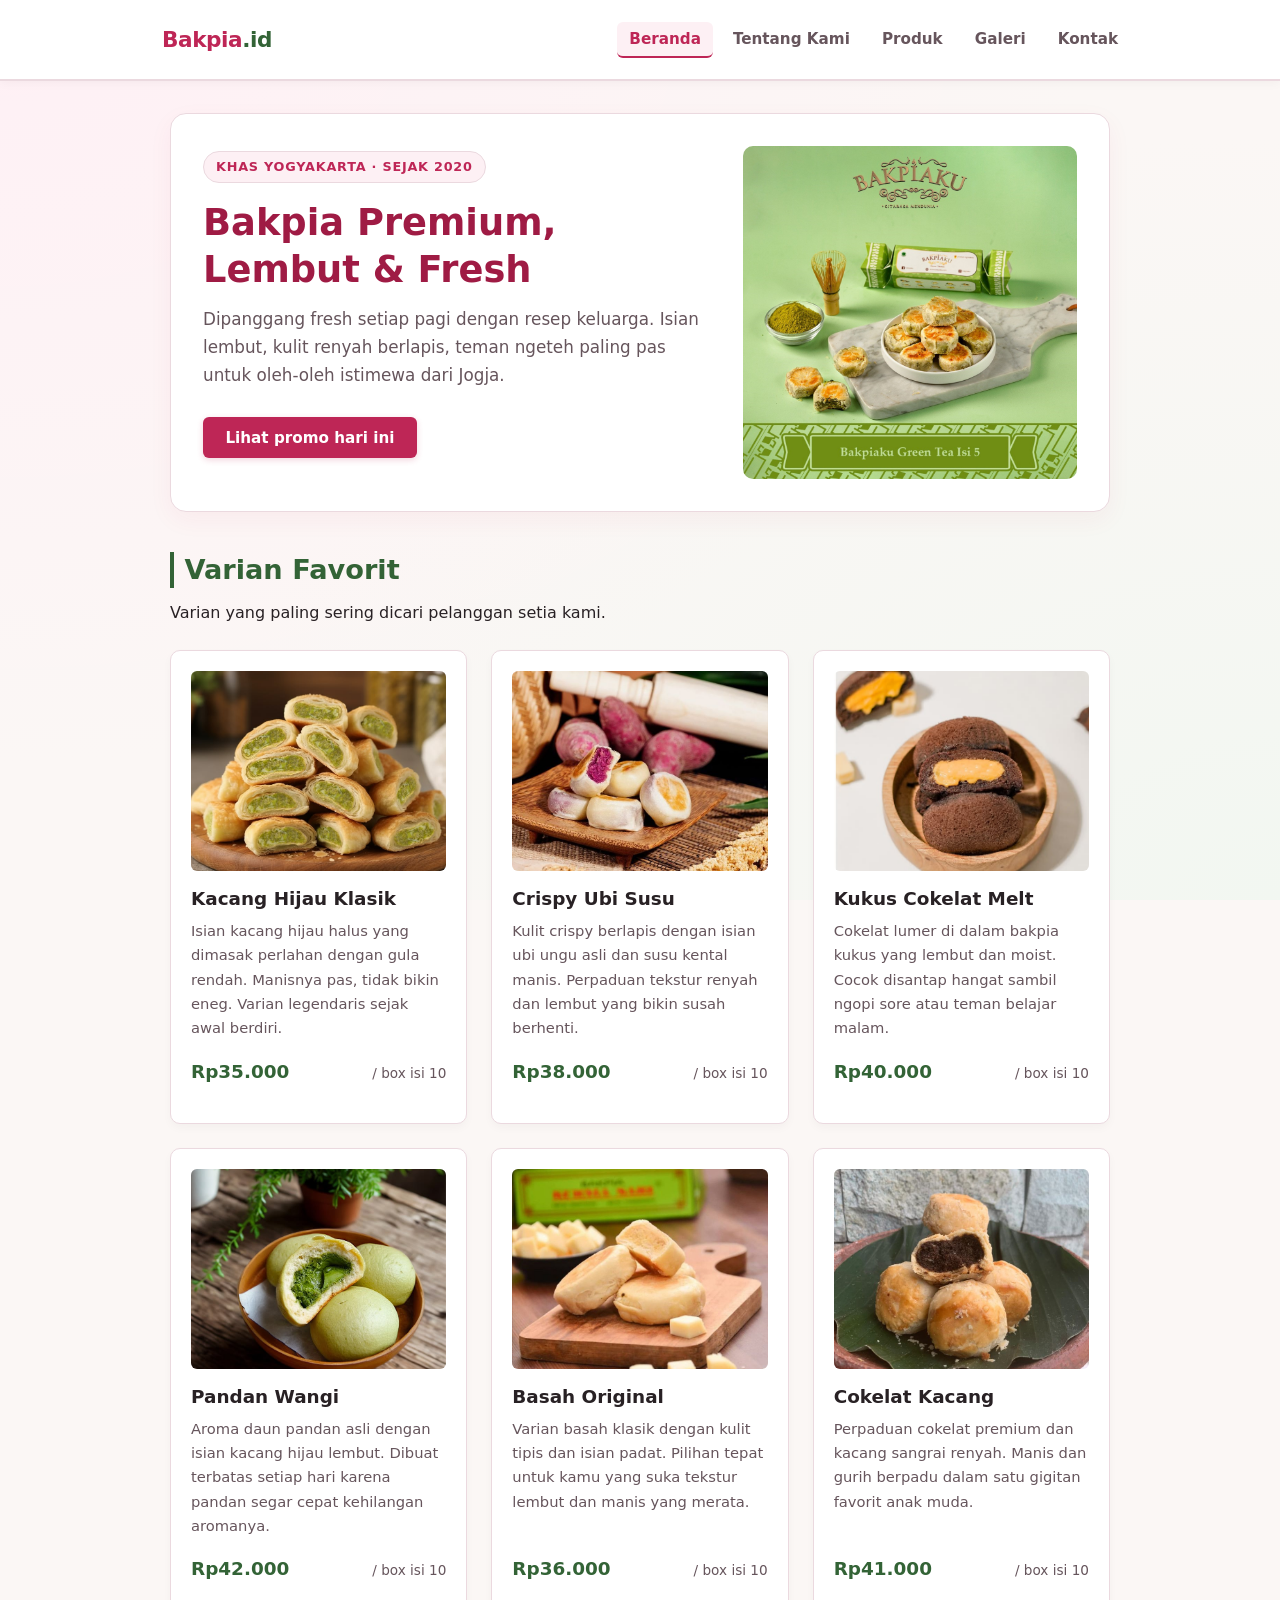
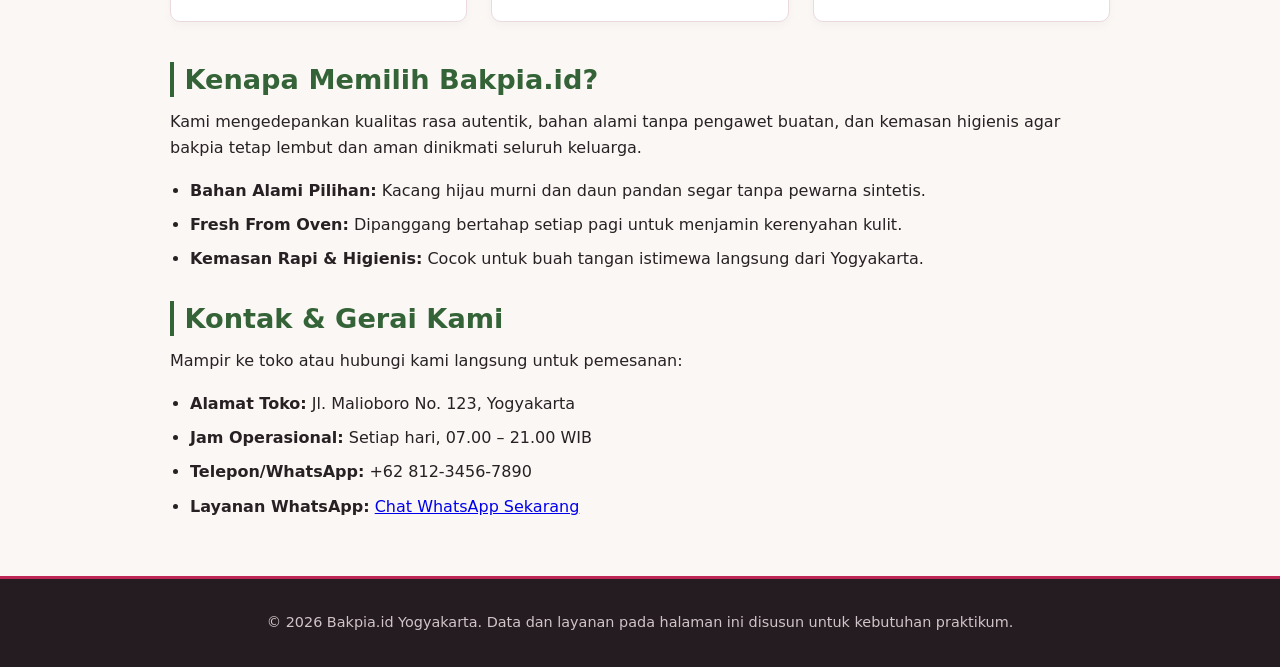
<file: index.html>
<!doctype html>
<html lang="id">
  <head>
    <meta charset="utf-8" />
    <meta name="viewport" content="width=device-width, initial-scale=1" />
    <title>Beranda - Bakpia.id Khas Yogyakarta</title>
    <link rel="stylesheet" href="css/style.css" />
    <link rel="icon" href="data:," />
    <script src="js/app.js" defer></script>
  </head>
  <body>
    <a class="skip-link" href="#konten">Lewati ke konten utama</a>
    <header class="site-header">
      <nav class="nav" aria-label="Navigasi utama">
        <a class="brand" href="index.html">Bakpia<span>.id</span></a>
        <ul>
          <li><a aria-current="page" href="index.html">Beranda</a></li>
          <li><a href="tentang.html">Tentang Kami</a></li>
          <li><a href="produk.html">Produk</a></li>
          <li><a href="galeri.html">Galeri</a></li>
          <li><a href="kontak.html">Kontak</a></li>
        </ul>
      </nav>
    </header>

    <main id="konten" class="page">
      <section aria-labelledby="hero-title" class="hero">
        <div class="hero-content">
          <p class="eyebrow">Khas Yogyakarta · Sejak 2020</p>
          <h1 id="hero-title">Bakpia Premium, Lembut &amp; Fresh</h1>
          <p>
            Dipanggang fresh setiap pagi dengan resep keluarga. Isian lembut,
            kulit renyah berlapis, teman ngeteh paling pas untuk oleh-oleh
            istimewa dari Jogja.
          </p>
          <button id="promoButton" type="button">Lihat promo hari ini</button>
        </div>
        <img class="hero-image" src="img/bakppia matcha.jpg" width="640" height="360" alt="Bakpia matcha" />
      </section>

      <section aria-labelledby="varian-favorit-title">
        <h2 id="varian-favorit-title">Varian Favorit</h2>
        <p>Varian yang paling sering dicari pelanggan setia kami.</p>

        <div class="product-grid">
          <article class="product-card">
            <img src="img/Bakpia Kcang Ijo.jpg" width="640" height="360" loading="lazy" alt="Bakpia kacang hijau klasik" />
            <h3>Kacang Hijau Klasik</h3>
            <p class="desc">
              Isian kacang hijau halus yang dimasak perlahan dengan gula
              rendah. Manisnya pas, tidak bikin eneg. Varian legendaris
              sejak awal berdiri.
            </p>
            <p class="harga">Rp35.000 <span>/ box isi 10</span></p>
          </article>

          <article class="product-card">
            <img src="img/Bakpia Ubi.jpg" width="640" height="360" loading="lazy" alt="Bakpia crispy ubi susu" />
            <h3>Crispy Ubi Susu</h3>
            <p class="desc">
              Kulit crispy berlapis dengan isian ubi ungu asli dan susu
              kental manis. Perpaduan tekstur renyah dan lembut yang
              bikin susah berhenti.
            </p>
            <p class="harga">Rp38.000 <span>/ box isi 10</span></p>
          </article>

          <article class="product-card">
            <img src="img/Bakpia Kacang Coklat.jpg" width="640" height="360" loading="lazy" alt="Bakpia kukus cokelat melt" />
            <h3>Kukus Cokelat Melt</h3>
            <p class="desc">
              Cokelat lumer di dalam bakpia kukus yang lembut dan moist.
              Cocok disantap hangat sambil ngopi sore atau teman belajar
              malam.
            </p>
            <p class="harga">Rp40.000 <span>/ box isi 10</span></p>
          </article>

          <article class="product-card">
            <img src="img/Bakpia Pandan.jpg" width="640" height="360" loading="lazy" alt="Bakpia pandan wangi" />
            <h3>Pandan Wangi</h3>
            <p class="desc">
              Aroma daun pandan asli dengan isian kacang hijau lembut.
              Dibuat terbatas setiap hari karena pandan segar cepat
              kehilangan aromanya.
            </p>
            <p class="harga">Rp42.000 <span>/ box isi 10</span></p>
          </article>

          <article class="product-card">
            <img src="img/Bakpia Kacang Hijau.jpg" width="640" height="360" loading="lazy" alt="Bakpia basah original" />
            <h3>Basah Original</h3>
            <p class="desc">
              Varian basah klasik dengan kulit tipis dan isian padat.
              Pilihan tepat untuk kamu yang suka tekstur lembut dan
              manis yang merata.
            </p>
            <p class="harga">Rp36.000 <span>/ box isi 10</span></p>
          </article>

          <article class="product-card">
            <img src="img/Bakpia Coklat.jpg" width="640" height="360" loading="lazy" alt="Bakpia cokelat kacang" />
            <h3>Cokelat Kacang</h3>
            <p class="desc">
              Perpaduan cokelat premium dan kacang sangrai renyah. Manis
              dan gurih berpadu dalam satu gigitan favorit anak muda.
            </p>
            <p class="harga">Rp41.000 <span>/ box isi 10</span></p>
          </article>
        </div>
      </section>

      <section aria-labelledby="keunggulan-title">
        <h2 id="keunggulan-title">Kenapa Memilih Bakpia.id?</h2>
        <p>Kami mengedepankan kualitas rasa autentik, bahan alami tanpa pengawet buatan, dan kemasan higienis agar bakpia tetap lembut dan aman dinikmati seluruh keluarga.</p>
        <ul>
          <li><strong>Bahan Alami Pilihan:</strong> Kacang hijau murni dan daun pandan segar tanpa pewarna sintetis.</li>
          <li><strong>Fresh From Oven:</strong> Dipanggang bertahap setiap pagi untuk menjamin kerenyahan kulit.</li>
          <li><strong>Kemasan Rapi &amp; Higienis:</strong> Cocok untuk buah tangan istimewa langsung dari Yogyakarta.</li>
        </ul>
      </section>

      <section aria-labelledby="kontak-singkat-title">
        <h2 id="kontak-singkat-title">Kontak &amp; Gerai Kami</h2>
        <p>Mampir ke toko atau hubungi kami langsung untuk pemesanan:</p>
        <ul>
          <li><strong>Alamat Toko:</strong> Jl. Malioboro No. 123, Yogyakarta</li>
          <li><strong>Jam Operasional:</strong> Setiap hari, 07.00 – 21.00 WIB</li>
          <li><strong>Telepon/WhatsApp:</strong> +62 812-3456-7890</li>
          <li><strong>Layanan WhatsApp:</strong> <a href="https://wa.me/6281234567890" target="_blank" rel="noopener">Chat WhatsApp Sekarang</a></li>
        </ul>
      </section>
    </main>

    <footer class="site-footer">
      <p>&copy; 2026 Bakpia.id Yogyakarta. Data dan layanan pada halaman ini disusun untuk kebutuhan praktikum.</p>
    </footer>

    <script src="js/script.js"></script>
  </body>
</html>
</file>
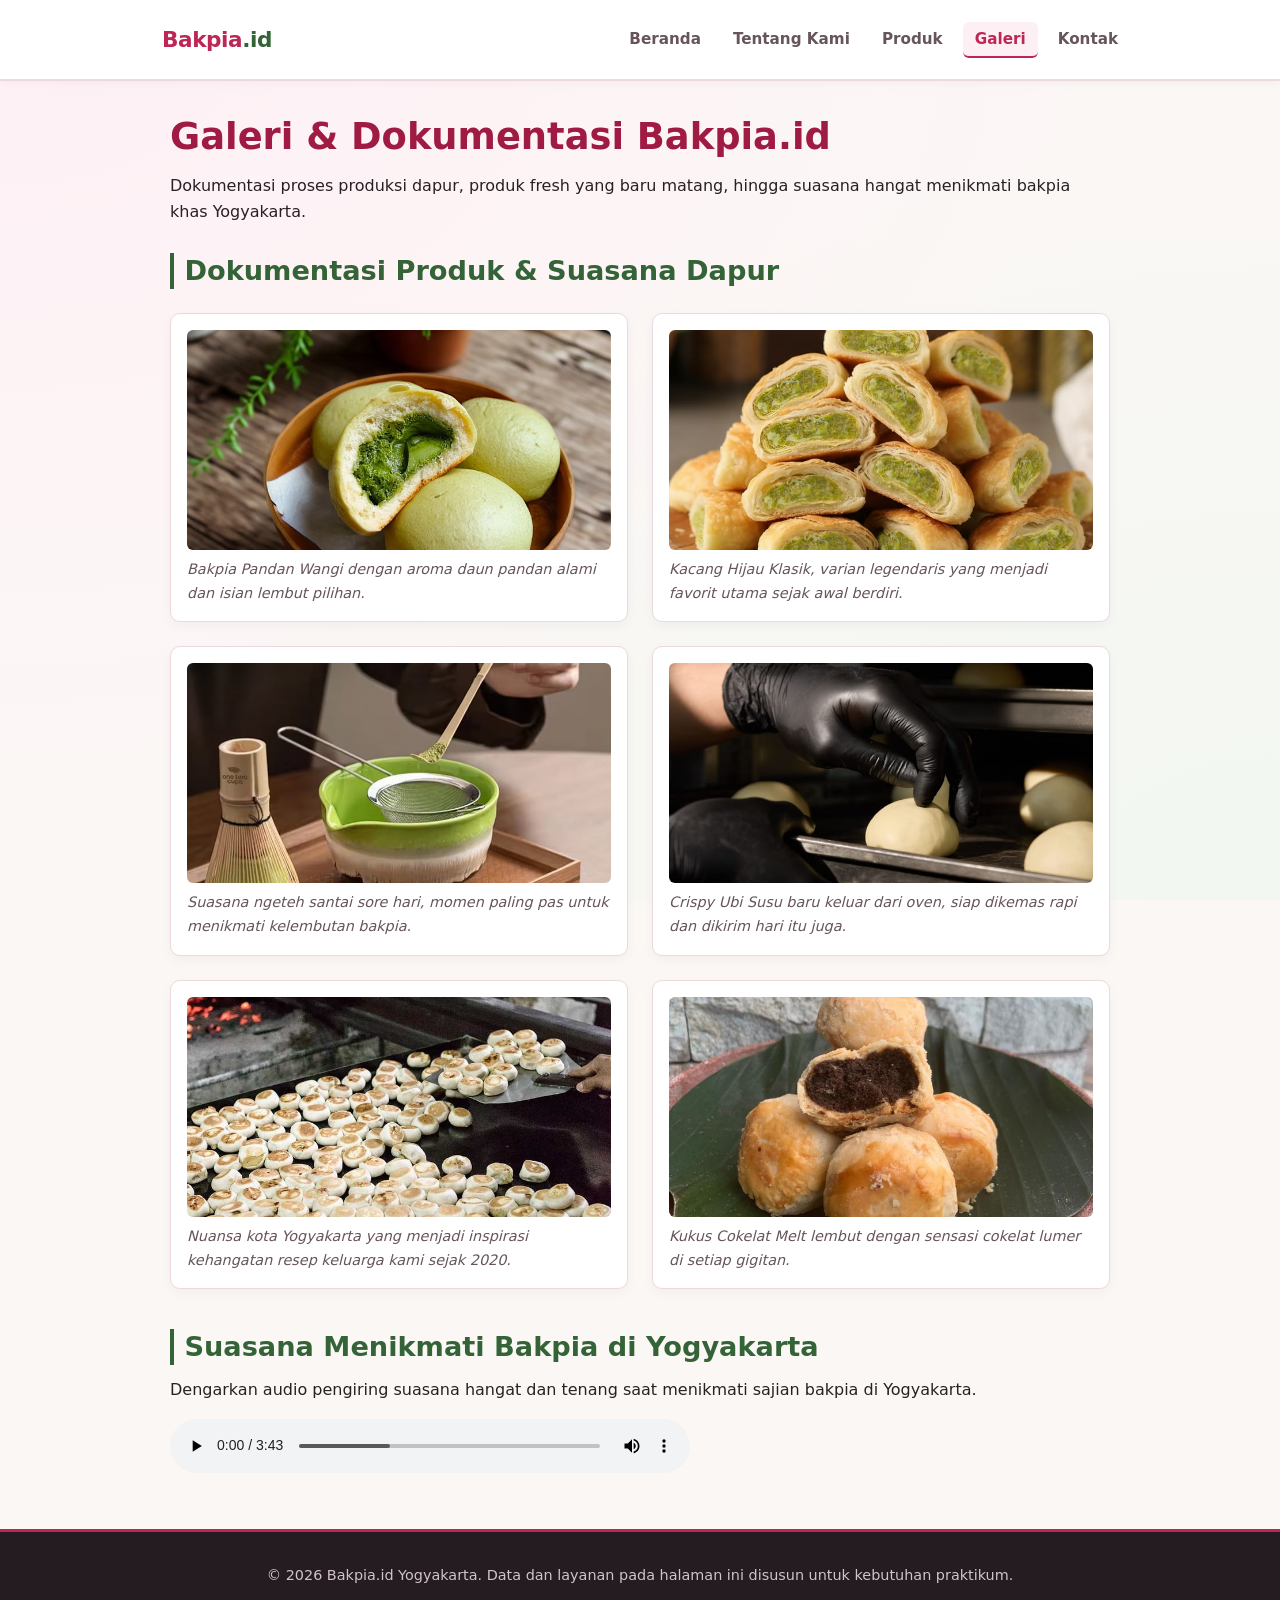
<file: galeri.html>
<!doctype html>
<html lang="id">
  <head>
    <meta charset="utf-8" />
    <meta name="viewport" content="width=device-width, initial-scale=1" />
    <title>Galeri &amp; Dokumentasi - Bakpia.id Dapur &amp; Produk</title>
    <link rel="stylesheet" href="css/style.css" />
    <link rel="icon" href="data:," />
    <script src="js/app.js" defer></script>
  </head>
  <body>
    <a class="skip-link" href="#konten">Lewati ke konten utama</a>
    <header class="site-header">
      <nav class="nav" aria-label="Navigasi utama">
        <a class="brand" href="index.html">Bakpia<span>.id</span></a>
        <ul>
          <li><a href="index.html">Beranda</a></li>
          <li><a href="tentang.html">Tentang Kami</a></li>
          <li><a href="produk.html">Produk</a></li>
          <li><a aria-current="page" href="galeri.html">Galeri</a></li>
          <li><a href="kontak.html">Kontak</a></li>
        </ul>
      </nav>
    </header>

    <main id="konten" class="page">
      <h1>Galeri &amp; Dokumentasi Bakpia.id</h1>
      <p>
        Dokumentasi proses produksi dapur, produk fresh yang baru matang,
        hingga suasana hangat menikmati bakpia khas Yogyakarta.
      </p>

      <section aria-labelledby="media-title">
        <h2 id="media-title">Dokumentasi Produk &amp; Suasana Dapur</h2>
        <div class="gallery-grid">
          <figure class="media-card">
            <img src="img/Bakpia Pandan.jpg" alt="Bakpia pandan wangi dengan isian kacang hijau disajikan di piring kecil" />
            <figcaption>Bakpia Pandan Wangi dengan aroma daun pandan alami dan isian lembut pilihan.</figcaption>
          </figure>

          <figure class="media-card">
            <img src="img/Bakpia Kcang Ijo.jpg" alt="Bakpia kacang hijau klasik disajikan hangat" />
            <figcaption>Kacang Hijau Klasik, varian legendaris yang menjadi favorit utama sejak awal berdiri.</figcaption>
          </figure>

          <figure class="media-card">
            <img src="img/POM Matcha Set V1 3pcs Chasen Chashaku Bamboo 3in1 Lengkap Sendok Aduk Whisk Peralatan Bikin Buat.jpg" alt="Ilustrasi set seduh teh hijau tradisional" />
            <figcaption>Suasana ngeteh santai sore hari, momen paling pas untuk menikmati kelembutan bakpia.</figcaption>
          </figure>

          <figure class="media-card">
            <img src="img/74027987622374014.jpg" alt="Bakpia crispy ubi susu baru keluar dari pemanggang" />
            <figcaption>Crispy Ubi Susu baru keluar dari oven, siap dikemas rapi dan dikirim hari itu juga.</figcaption>
          </figure>

          <figure class="media-card">
            <img src="img/8 Interesting Things to Do & See in Yogyakarta, Indonesia _ Urban Pixxels.jpg" alt="Suasana sudut kota Yogyakarta tempat gerai Bakpia.id" />
            <figcaption>Nuansa kota Yogyakarta yang menjadi inspirasi kehangatan resep keluarga kami sejak 2020.</figcaption>
          </figure>

          <figure class="media-card">
            <img src="img/Bakpia Coklat.jpg" alt="Bakpia kukus cokelat lumer lembut" />
            <figcaption>Kukus Cokelat Melt lembut dengan sensasi cokelat lumer di setiap gigitan.</figcaption>
          </figure>
        </div>
      </section>

      <section aria-labelledby="audio-title">
        <h2 id="audio-title">Suasana Menikmati Bakpia di Yogyakarta</h2>
        <p id="audio-note">Dengarkan audio pengiring suasana hangat dan tenang saat menikmati sajian bakpia di Yogyakarta.</p>
        <audio controls aria-describedby="audio-note" src="audio/M..mp3">
          <source src="audio/M..mp3" type="audio/mpeg" />
          Browser Anda tidak mendukung pemutar audio.
        </audio>
      </section>
    </main>

    <footer class="site-footer">
      <p>&copy; 2026 Bakpia.id Yogyakarta. Data dan layanan pada halaman ini disusun untuk kebutuhan praktikum.</p>
    </footer>

    <script src="js/script.js"></script>
  </body>
</html>
</file>
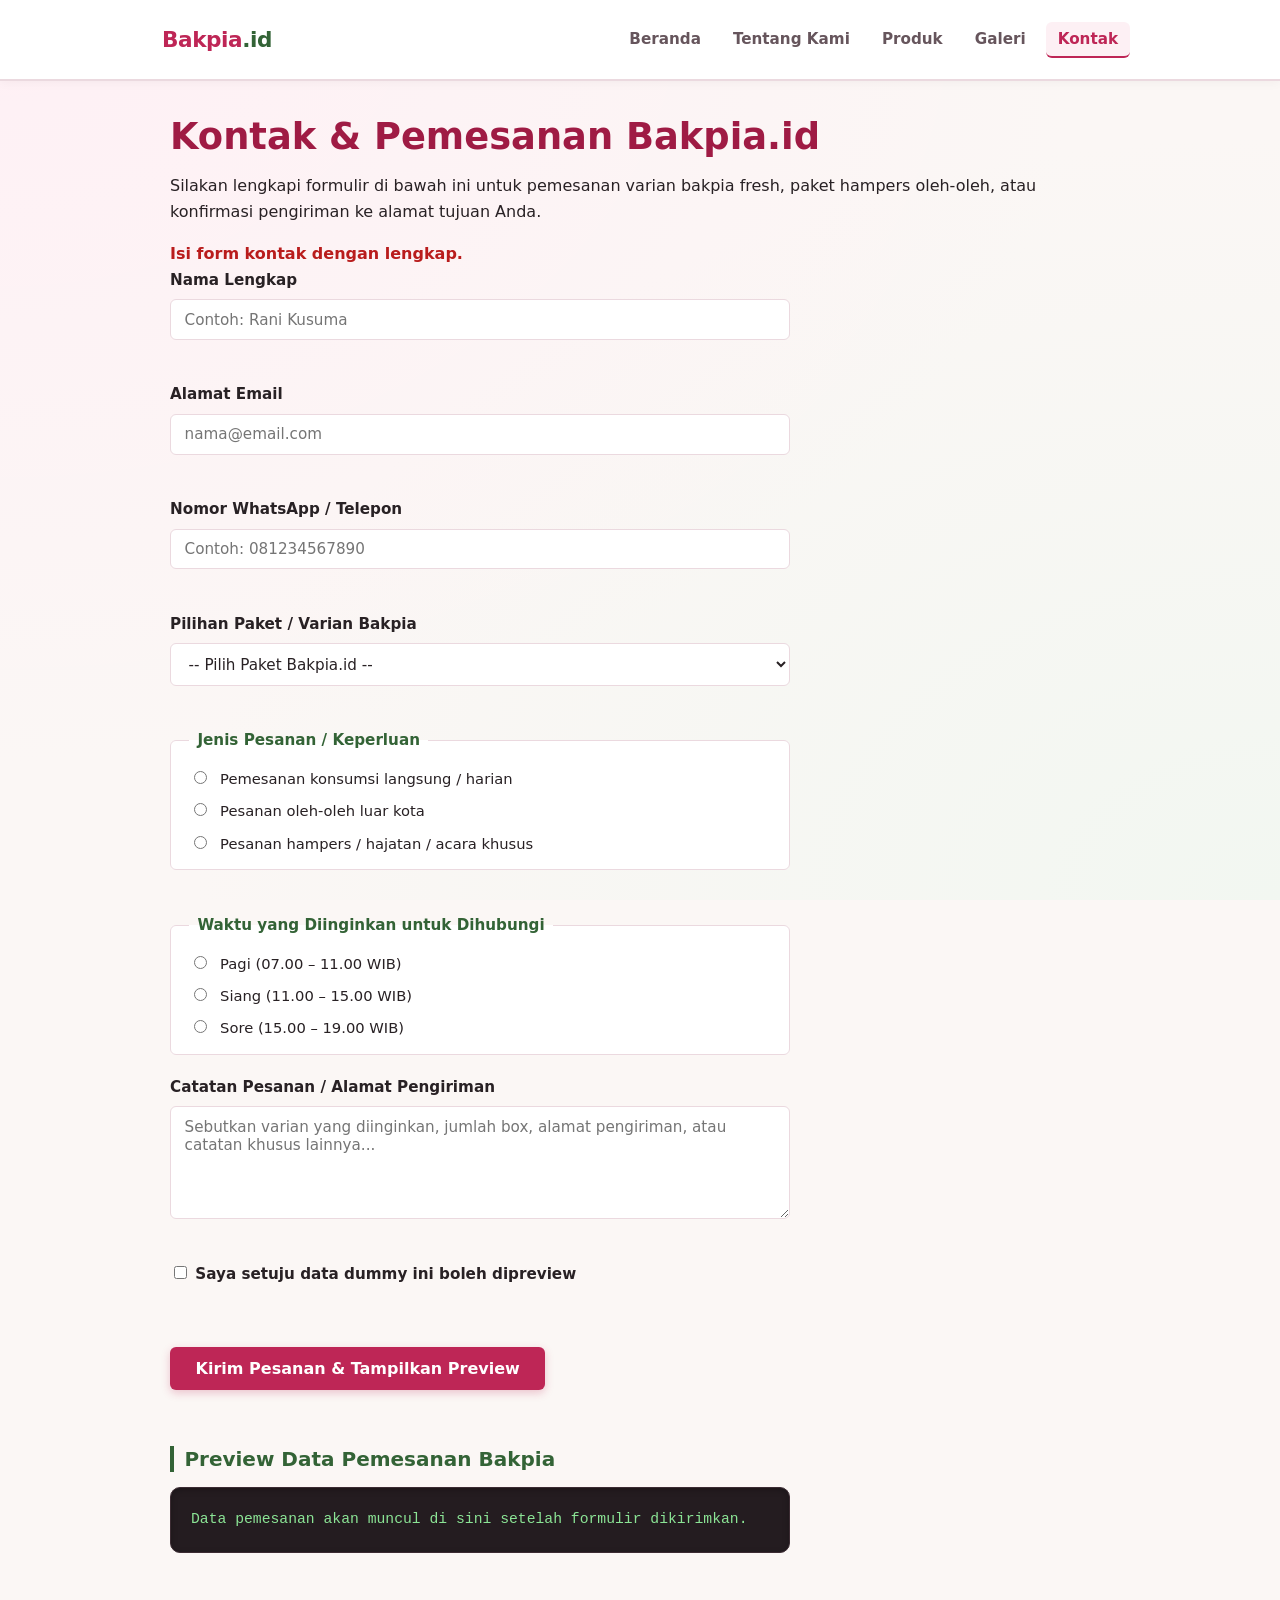
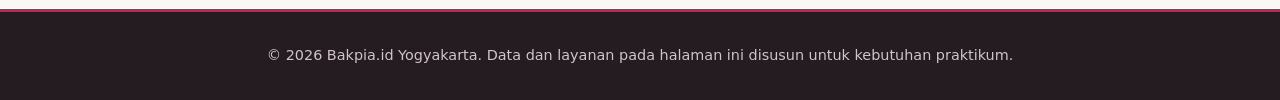
<file: kontak.html>
<!doctype html>
<html lang="id">
  <head>
    <meta charset="utf-8" />
    <meta name="viewport" content="width=device-width, initial-scale=1" />
    <title>Kontak &amp; Pemesanan - Bakpia.id Layanan Pelanggan</title>
    <link rel="stylesheet" href="css/style.css" />
    <script src="js/form.js" defer></script>
    <link rel="icon" href="data:," />
    <script src="js/app.js" defer></script>
  </head>
  <body>
    <a class="skip-link" href="#konten">Lewati ke konten utama</a>
    <header class="site-header">
      <nav class="nav" aria-label="Navigasi utama">
        <a class="brand" href="index.html">Bakpia<span>.id</span></a>
        <ul>
          <li><a href="index.html">Beranda</a></li>
          <li><a href="tentang.html">Tentang Kami</a></li>
          <li><a href="produk.html">Produk</a></li>
          <li><a href="galeri.html">Galeri</a></li>
          <li><a aria-current="page" href="kontak.html">Kontak</a></li>
        </ul>
      </nav>
    </header>

    <main id="konten" class="page">
      <h1>Kontak &amp; Pemesanan Bakpia.id</h1>
      <p>
        Silakan lengkapi formulir di bawah ini untuk pemesanan varian bakpia fresh,
        paket hampers oleh-oleh, atau konfirmasi pengiriman ke alamat tujuan Anda.
      </p>

      <p id="form-feedback" class="form-feedback" aria-live="polite">Isi form kontak dengan lengkap.</p>

      <form id="form-kontak" action="#" method="post" novalidate>
        <div class="field">
          <label for="nama">Nama Lengkap</label>
          <input id="nama" name="nama" type="text" autocomplete="name" required minlength="3" aria-describedby="nama-error" placeholder="Contoh: Rani Kusuma" />
          <p id="nama-error" class="field-error" aria-live="polite"></p>
        </div>

        <div class="field">
          <label for="email">Alamat Email</label>
          <input id="email" name="email" type="email" autocomplete="email" required aria-describedby="email-error" placeholder="nama@email.com" />
          <p id="email-error" class="field-error" aria-live="polite"></p>
        </div>

        <div class="field">
          <label for="telepon">Nomor WhatsApp / Telepon</label>
          <input id="telepon" name="telepon" type="tel" autocomplete="tel" required pattern="08[0-9]{8,11}" aria-describedby="telepon-error" placeholder="Contoh: 081234567890" />
          <p id="telepon-error" class="field-error" aria-live="polite"></p>
        </div>

        <div class="field">
          <label for="paket">Pilihan Paket / Varian Bakpia</label>
          <select id="paket" name="paket" required aria-describedby="paket-error">
            <option value="">-- Pilih Paket Bakpia.id --</option>
            <option value="Box Isi 10 - Kacang Hijau Klasik (Rp35.000)">Box Isi 10 - Kacang Hijau Klasik (Rp35.000)</option>
            <option value="Box Isi 10 - Basah Original (Rp36.000)">Box Isi 10 - Basah Original (Rp36.000)</option>
            <option value="Box Isi 10 - Crispy Ubi Susu (Rp38.000)">Box Isi 10 - Crispy Ubi Susu (Rp38.000)</option>
            <option value="Box Isi 10 - Kukus Cokelat Melt (Rp40.000)">Box Isi 10 - Kukus Cokelat Melt (Rp40.000)</option>
            <option value="Box Isi 10 - Cokelat Kacang (Rp41.000)">Box Isi 10 - Cokelat Kacang (Rp41.000)</option>
            <option value="Box Isi 10 - Pandan Wangi (Rp42.000)">Box Isi 10 - Pandan Wangi (Rp42.000)</option>
            <option value="Paket Hampers Spesial Oleh-oleh">Paket Hampers Spesial Oleh-oleh (Kombinasi Varian)</option>
          </select>
          <p id="paket-error" class="field-error" aria-live="polite"></p>
        </div>

        <fieldset>
          <legend>Jenis Pesanan / Keperluan</legend>
          <label><input type="radio" name="topik" value="pesanan-reguler" required /> Pemesanan konsumsi langsung / harian</label>
          <label><input type="radio" name="topik" value="oleh-oleh" /> Pesanan oleh-oleh luar kota</label>
          <label><input type="radio" name="topik" value="hampers-acara" /> Pesanan hampers / hajatan / acara khusus</label>
        </fieldset>
        <p id="topik-error" class="field-error" aria-live="polite"></p>

        <fieldset>
          <legend>Waktu yang Diinginkan untuk Dihubungi</legend>
          <label><input type="radio" name="waktu" value="pagi" required /> Pagi (07.00 – 11.00 WIB)</label>
          <label><input type="radio" name="waktu" value="siang" /> Siang (11.00 – 15.00 WIB)</label>
          <label><input type="radio" name="waktu" value="sore" /> Sore (15.00 – 19.00 WIB)</label>
        </fieldset>

        <div class="field">
          <label for="pesan">Catatan Pesanan / Alamat Pengiriman</label>
          <textarea id="pesan" name="pesan" rows="5" required minlength="20" aria-describedby="pesan-error" placeholder="Sebutkan varian yang diinginkan, jumlah box, alamat pengiriman, atau catatan khusus lainnya..."></textarea>
          <p id="pesan-error" class="field-error" aria-live="polite"></p>
        </div>

        <div class="field">
          <label><input id="setuju" name="setuju" type="checkbox" required aria-describedby="setuju-error" /> Saya setuju data dummy ini boleh dipreview</label>
          <p id="setuju-error" class="field-error" aria-live="polite"></p>
        </div>

        <div class="form-actions">
          <button type="submit">Kirim Pesanan &amp; Tampilkan Preview</button>
        </div>
      </form>

      <section aria-labelledby="preview-title" class="preview-section">
        <h2 id="preview-title">Preview Data Pemesanan Bakpia</h2>
        <pre id="preview-form" aria-live="polite">Data pemesanan akan muncul di sini setelah formulir dikirimkan.</pre>
      </section>
    </main>

    <footer class="site-footer">
      <p>&copy; 2026 Bakpia.id Yogyakarta. Data dan layanan pada halaman ini disusun untuk kebutuhan praktikum.</p>
    </footer>

  </body>
</html>
</file>
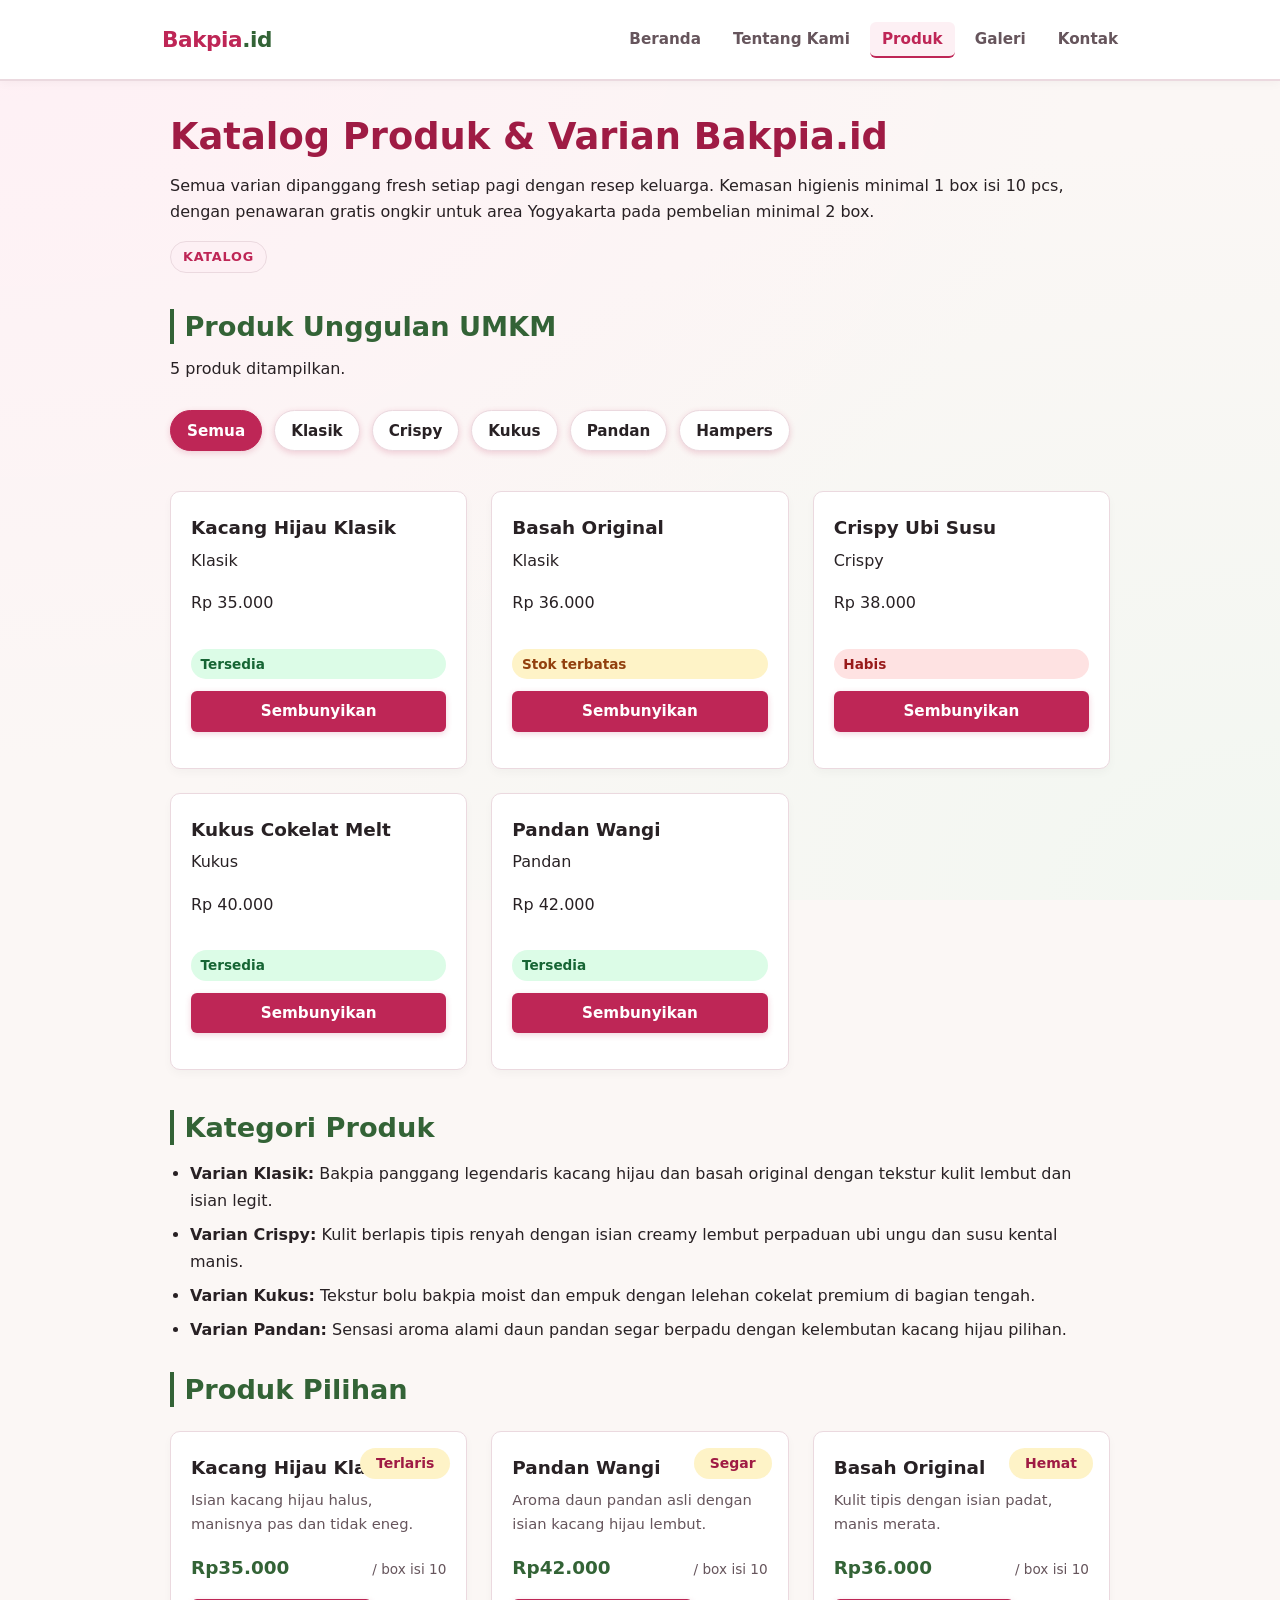
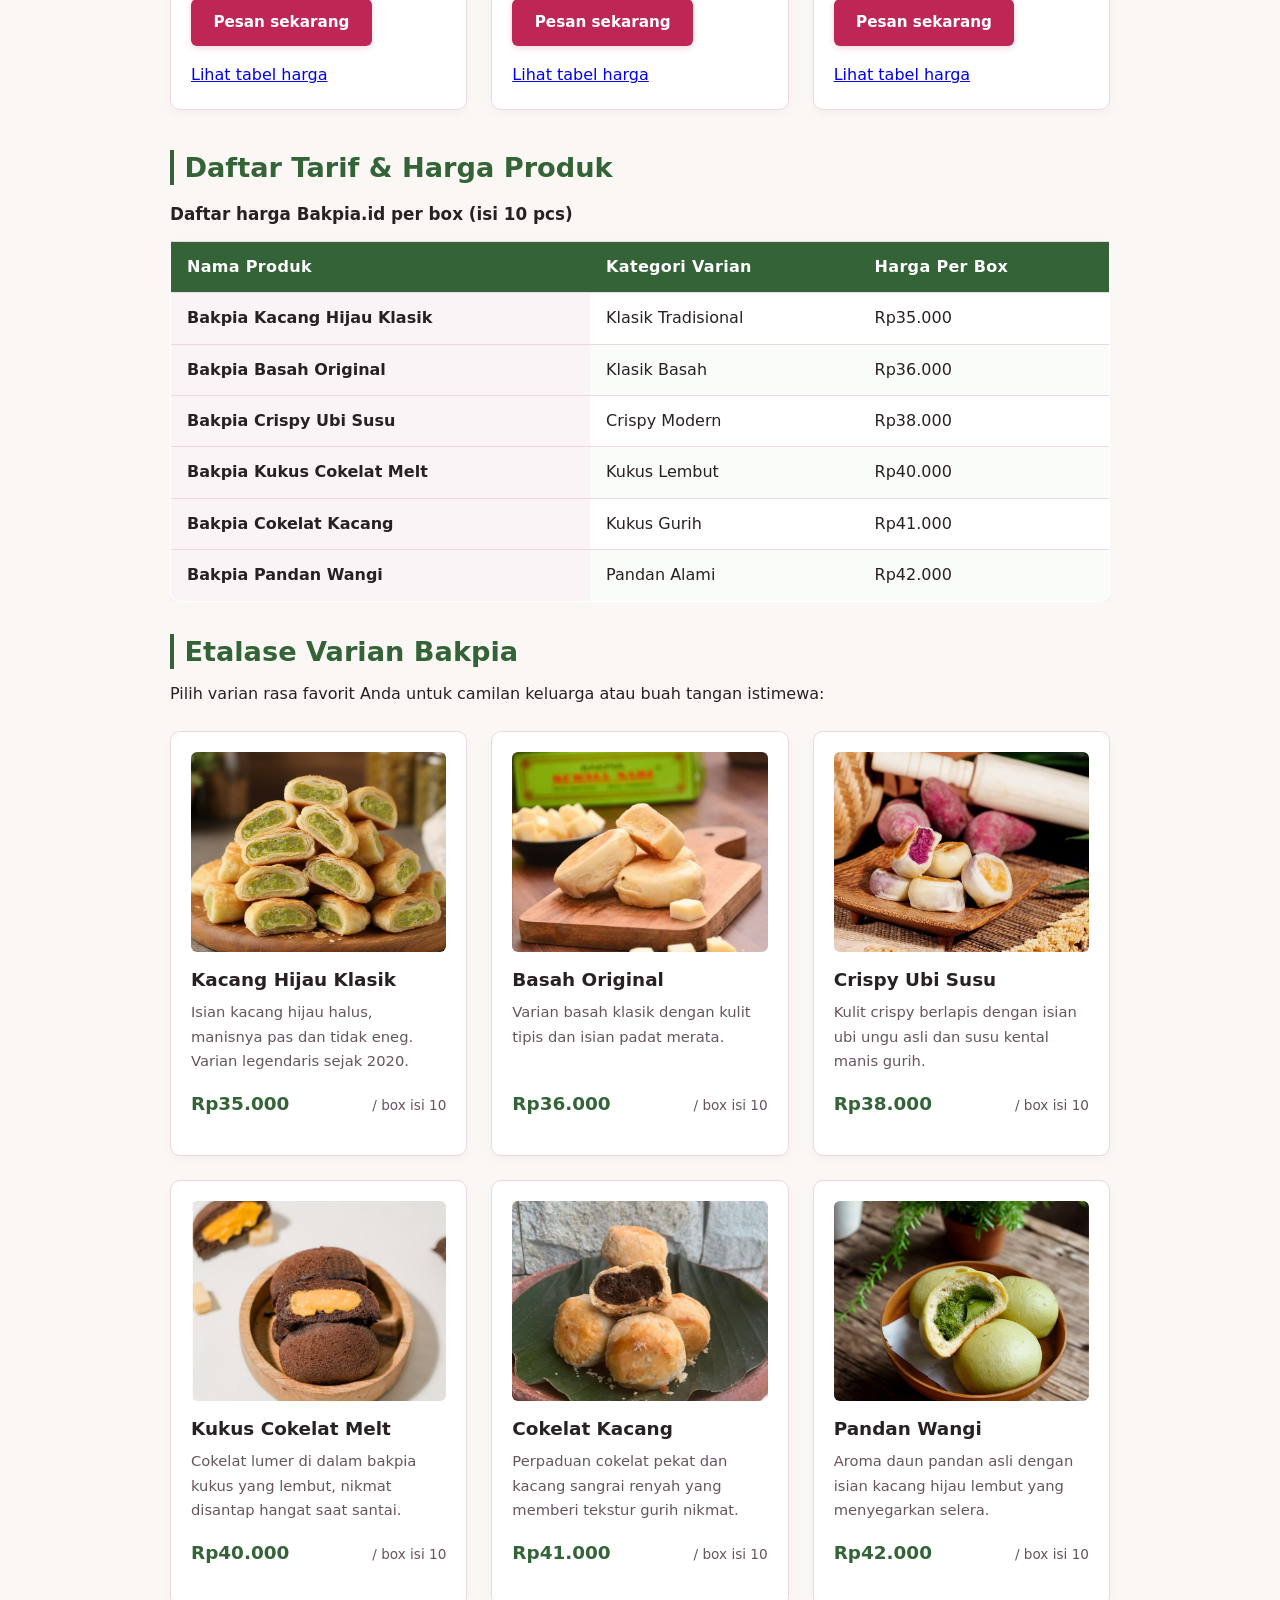
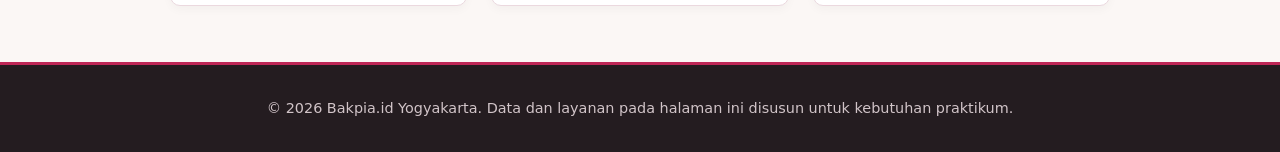
<file: produk.html>
<!doctype html>
<html lang="id">
  <head>
    <meta charset="utf-8" />
    <meta name="viewport" content="width=device-width, initial-scale=1" />
    <title>Produk &amp; Tarif - Bakpia.id Katalog Bakpia Khas Jogja</title>
    <link rel="stylesheet" href="css/style.css" />
    <script src="js/app.js" defer></script>
  </head>
  <body>
    <a class="skip-link" href="#konten">Lewati ke konten utama</a>
    <header class="site-header">
      <nav class="nav" aria-label="Navigasi utama">
        <a class="brand" href="index.html">Bakpia<span>.id</span></a>
        <ul>
          <li><a href="index.html">Beranda</a></li>
          <li><a href="tentang.html">Tentang Kami</a></li>
          <li><a aria-current="page" href="produk.html">Produk</a></li>
          <li><a href="galeri.html">Galeri</a></li>
          <li><a href="kontak.html">Kontak</a></li>
        </ul>
      </nav>
    </header>

    <main id="konten" class="page">
      <h1>Katalog Produk &amp; Varian Bakpia.id</h1>
      <p>
        Semua varian dipanggang fresh setiap pagi dengan resep keluarga. Kemasan higienis
        minimal 1 box isi 10 pcs, dengan penawaran gratis ongkir untuk area Yogyakarta
        pada pembelian minimal 2 box.
      </p>

      <section class="product-section" aria-labelledby="produk-title">
        <div class="section-heading">
          <p class="eyebrow">Katalog</p>
          <h2 id="produk-title">Produk Unggulan UMKM</h2>
          <p id="produk-status" class="produk-status">Produk belum dimuat.</p>
        </div>

        <div class="filter-bar" aria-label="Filter kategori produk">
          <button type="button" class="filter-button is-active" data-filter="Semua">Semua</button>
          <button type="button" class="filter-button" data-filter="Klasik">Klasik</button>
          <button type="button" class="filter-button" data-filter="Crispy">Crispy</button>
          <button type="button" class="filter-button" data-filter="Kukus">Kukus</button>
          <button type="button" class="filter-button" data-filter="Pandan">Pandan</button>
          <button type="button" class="filter-button" data-filter="Hampers">Hampers</button>
        </div>

        <div id="produk-grid" class="product-grid" aria-live="polite"></div>
      </section>

      <section aria-labelledby="kategori-title">
        <h2 id="kategori-title">Kategori Produk</h2>
        <ul>
          <li><strong>Varian Klasik:</strong> Bakpia panggang legendaris kacang hijau dan basah original dengan tekstur kulit lembut dan isian legit.</li>
          <li><strong>Varian Crispy:</strong> Kulit berlapis tipis renyah dengan isian creamy lembut perpaduan ubi ungu dan susu kental manis.</li>
          <li><strong>Varian Kukus:</strong> Tekstur bolu bakpia moist dan empuk dengan lelehan cokelat premium di bagian tengah.</li>
          <li><strong>Varian Pandan:</strong> Sensasi aroma alami daun pandan segar berpadu dengan kelembutan kacang hijau pilihan.</li>
        </ul>
      </section>

      <section aria-labelledby="produk-pilihan-title">
        <h2 id="produk-pilihan-title">Produk Pilihan</h2>
        <div class="product-grid" role="region" aria-label="Daftar produk pilihan" tabindex="0">
          <article class="product-card">
            <span class="product-badge">Terlaris</span>
            <h3>Kacang Hijau Klasik</h3>
            <p class="desc">Isian kacang hijau halus, manisnya pas dan tidak eneg.</p>
            <p class="harga">Rp35.000 <span>/ box isi 10</span></p>
            <div class="card-actions">
              <a class="button-primary" href="kontak.html">Pesan sekarang</a>
              <a href="#harga-title">Lihat tabel harga</a>
            </div>
          </article>

          <article class="product-card">
            <span class="product-badge">Segar</span>
            <h3>Pandan Wangi</h3>
            <p class="desc">Aroma daun pandan asli dengan isian kacang hijau lembut.</p>
            <p class="harga">Rp42.000 <span>/ box isi 10</span></p>
            <div class="card-actions">
              <a class="button-primary" href="kontak.html">Pesan sekarang</a>
              <a href="#harga-title">Lihat tabel harga</a>
            </div>
          </article>

          <article class="product-card">
            <span class="product-badge">Hemat</span>
            <h3>Basah Original</h3>
            <p class="desc">Kulit tipis dengan isian padat, manis merata.</p>
            <p class="harga">Rp36.000 <span>/ box isi 10</span></p>
            <div class="card-actions">
              <a class="button-primary" href="kontak.html">Pesan sekarang</a>
              <a href="#harga-title">Lihat tabel harga</a>
            </div>
          </article>
        </div>
      </section>

      <section aria-labelledby="harga-title">
        <h2 id="harga-title">Daftar Tarif &amp; Harga Produk</h2>
        <div class="table-scroll" role="region" aria-labelledby="daftar-harga-caption" tabindex="0">
          <table>
            <caption id="daftar-harga-caption">Daftar harga Bakpia.id per box (isi 10 pcs)</caption>
            <thead>
              <tr>
                <th scope="col">Nama Produk</th>
                <th scope="col">Kategori Varian</th>
                <th scope="col">Harga Per Box</th>
              </tr>
            </thead>
            <tbody>
              <tr>
                <th scope="row">Bakpia Kacang Hijau Klasik</th>
                <td>Klasik Tradisional</td>
                <td>Rp35.000</td>
              </tr>
              <tr>
                <th scope="row">Bakpia Basah Original</th>
                <td>Klasik Basah</td>
                <td>Rp36.000</td>
              </tr>
              <tr>
                <th scope="row">Bakpia Crispy Ubi Susu</th>
                <td>Crispy Modern</td>
                <td>Rp38.000</td>
              </tr>
              <tr>
                <th scope="row">Bakpia Kukus Cokelat Melt</th>
                <td>Kukus Lembut</td>
                <td>Rp40.000</td>
              </tr>
              <tr>
                <th scope="row">Bakpia Cokelat Kacang</th>
                <td>Kukus Gurih</td>
                <td>Rp41.000</td>
              </tr>
              <tr>
                <th scope="row">Bakpia Pandan Wangi</th>
                <td>Pandan Alami</td>
                <td>Rp42.000</td>
              </tr>
            </tbody>
          </table>
        </div>
      </section>

      <section aria-labelledby="katalog-visual-title">
        <h2 id="katalog-visual-title">Etalase Varian Bakpia</h2>
        <p>Pilih varian rasa favorit Anda untuk camilan keluarga atau buah tangan istimewa:</p>

        <div class="product-grid" role="region" aria-label="Etalase varian bakpia" tabindex="0">
          <article class="product-card">
            <img src="img/Bakpia Kcang Ijo.jpg" width="640" height="360" loading="lazy" alt="Bakpia kacang hijau klasik" />
            <h3>Kacang Hijau Klasik</h3>
            <p class="desc">Isian kacang hijau halus, manisnya pas dan tidak eneg. Varian legendaris sejak 2020.</p>
            <p class="harga">Rp35.000 <span>/ box isi 10</span></p>
          </article>

          <article class="product-card">
            <img src="img/Bakpia Kacang Hijau.jpg" width="640" height="360" loading="lazy" alt="Bakpia basah original" />
            <h3>Basah Original</h3>
            <p class="desc">Varian basah klasik dengan kulit tipis dan isian padat merata.</p>
            <p class="harga">Rp36.000 <span>/ box isi 10</span></p>
          </article>

          <article class="product-card">
            <img src="img/Bakpia Ubi.jpg" width="640" height="360" loading="lazy" alt="Bakpia crispy ubi susu" />
            <h3>Crispy Ubi Susu</h3>
            <p class="desc">Kulit crispy berlapis dengan isian ubi ungu asli dan susu kental manis gurih.</p>
            <p class="harga">Rp38.000 <span>/ box isi 10</span></p>
          </article>

          <article class="product-card">
            <img src="img/Bakpia Kacang Coklat.jpg" width="640" height="360" loading="lazy" alt="Bakpia kukus cokelat melt" />
            <h3>Kukus Cokelat Melt</h3>
            <p class="desc">Cokelat lumer di dalam bakpia kukus yang lembut, nikmat disantap hangat saat santai.</p>
            <p class="harga">Rp40.000 <span>/ box isi 10</span></p>
          </article>

          <article class="product-card">
            <img src="img/Bakpia Coklat.jpg" width="640" height="360" loading="lazy" alt="Bakpia cokelat kacang" />
            <h3>Cokelat Kacang</h3>
            <p class="desc">Perpaduan cokelat pekat dan kacang sangrai renyah yang memberi tekstur gurih nikmat.</p>
            <p class="harga">Rp41.000 <span>/ box isi 10</span></p>
          </article>

          <article class="product-card">
            <img src="img/Bakpia Pandan.jpg" width="640" height="360" loading="lazy" alt="Bakpia pandan wangi" />
            <h3>Pandan Wangi</h3>
            <p class="desc">Aroma daun pandan asli dengan isian kacang hijau lembut yang menyegarkan selera.</p>
            <p class="harga">Rp42.000 <span>/ box isi 10</span></p>
          </article>
        </div>
      </section>
    </main>

    <footer class="site-footer">
      <p>&copy; 2026 Bakpia.id Yogyakarta. Data dan layanan pada halaman ini disusun untuk kebutuhan praktikum.</p>
    </footer>

    <script src="js/script.js"></script>
  </body>
</html>
</file>
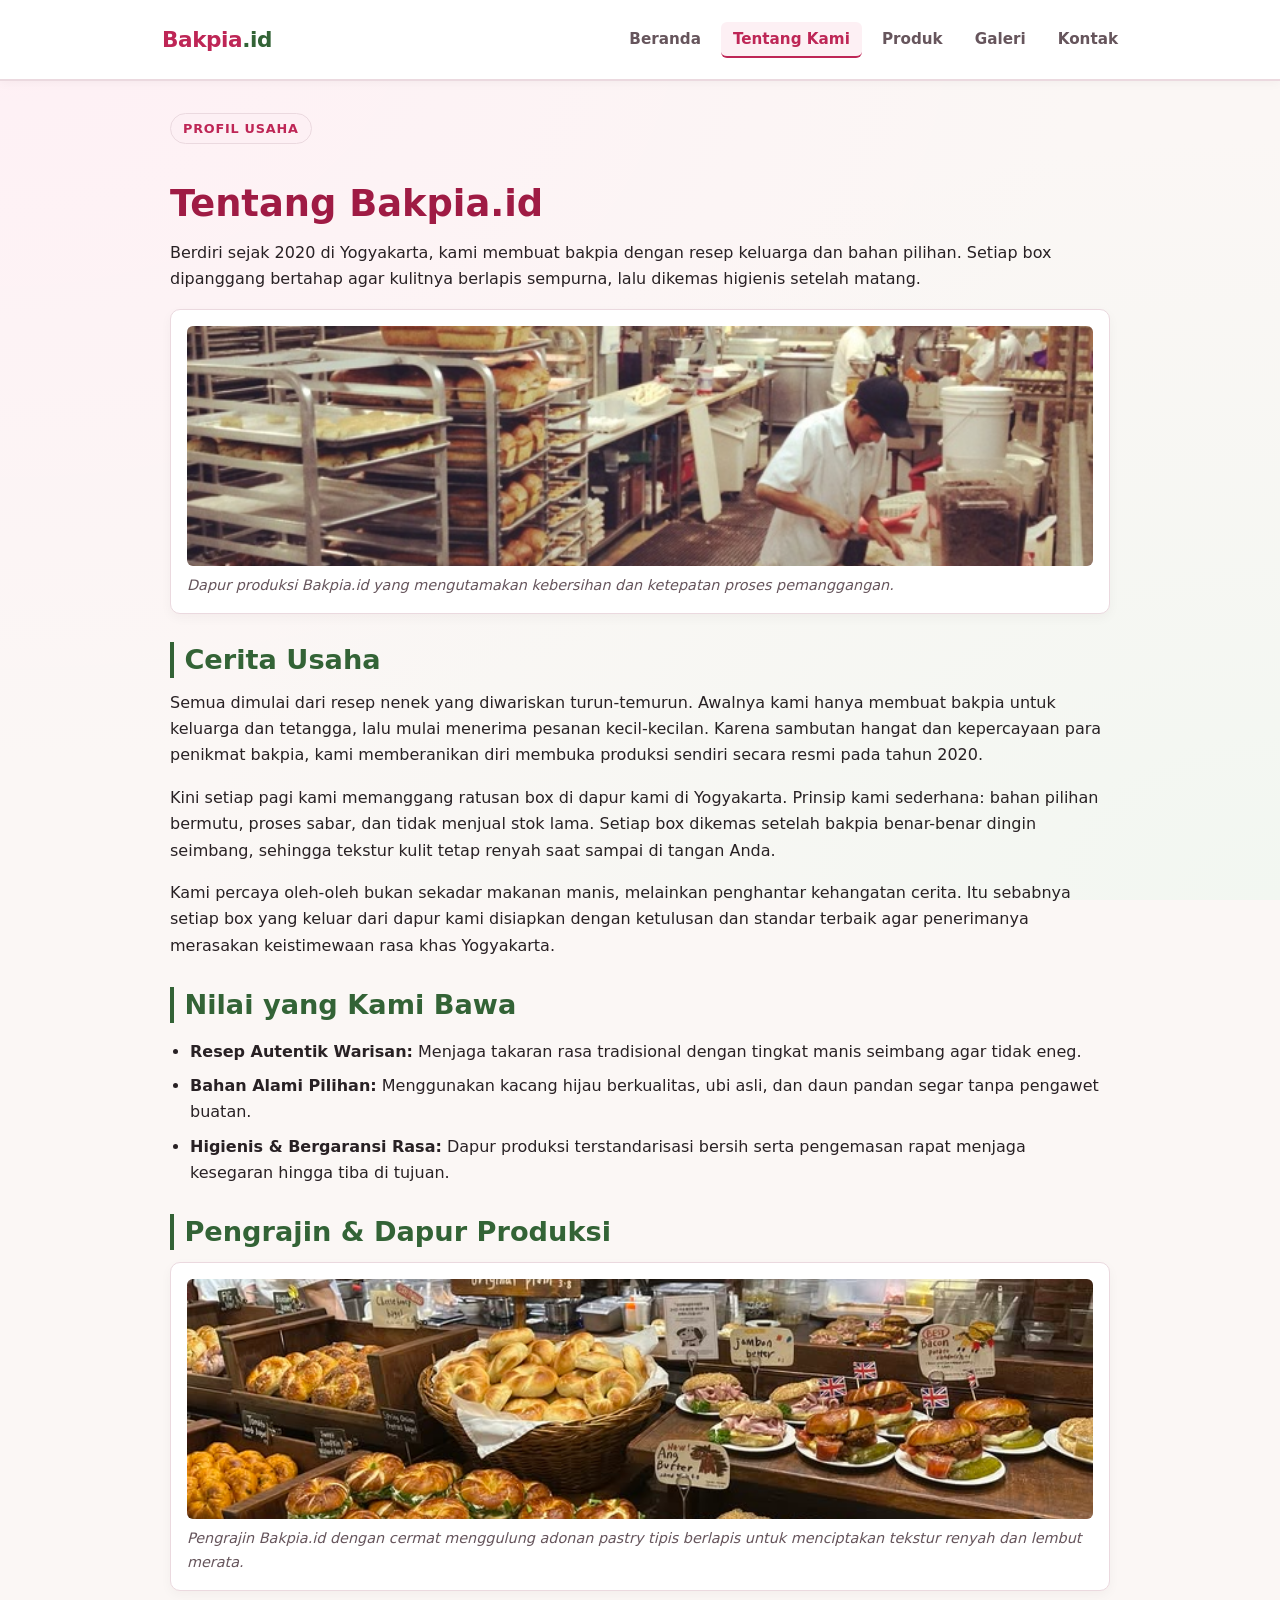
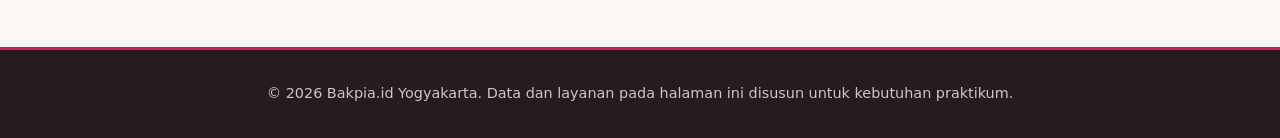
<file: tentang.html>
<!doctype html>
<html lang="id">
  <head>
    <meta charset="utf-8" />
    <meta name="viewport" content="width=device-width, initial-scale=1" />
    <title>Tentang Kami - Bakpia.id Profil &amp; Cerita Rasa</title>
    <link rel="stylesheet" href="css/style.css" />
    <link rel="icon" href="data:," />
    <script src="js/app.js" defer></script>
  </head>
  <body>
    <a class="skip-link" href="#konten">Lewati ke konten utama</a>
    <header class="site-header">
      <nav class="nav" aria-label="Navigasi utama">
        <a class="brand" href="index.html">Bakpia<span>.id</span></a>
        <ul>
          <li><a href="index.html">Beranda</a></li>
          <li><a aria-current="page" href="tentang.html">Tentang Kami</a></li>
          <li><a href="produk.html">Produk</a></li>
          <li><a href="galeri.html">Galeri</a></li>
          <li><a href="kontak.html">Kontak</a></li>
        </ul>
      </nav>
    </header>

    <main id="konten" class="page">
      <section aria-labelledby="tentang-title">
        <p class="eyebrow">Profil Usaha</p>
        <h1 id="tentang-title">Tentang Bakpia.id</h1>
        <p>
          Berdiri sejak 2020 di Yogyakarta, kami membuat bakpia dengan resep keluarga
          dan bahan pilihan. Setiap box dipanggang bertahap agar kulitnya berlapis
          sempurna, lalu dikemas higienis setelah matang.
        </p>
        <figure class="media-card">
          <img src="img/183521753561047281.jpg" width="640" height="360" loading="lazy" alt="Dapur produksi Bakpia.id di Yogyakarta" />
          <figcaption>Dapur produksi Bakpia.id yang mengutamakan kebersihan dan ketepatan proses pemanggangan.</figcaption>
        </figure>
      </section>

      <section aria-labelledby="cerita-title">
        <h2 id="cerita-title">Cerita Usaha</h2>
        <p>
          Semua dimulai dari resep nenek yang diwariskan turun-temurun. Awalnya kami hanya
          membuat bakpia untuk keluarga dan tetangga, lalu mulai menerima pesanan kecil-kecilan.
          Karena sambutan hangat dan kepercayaan para penikmat bakpia, kami memberanikan diri
          membuka produksi sendiri secara resmi pada tahun 2020.
        </p>
        <p>
          Kini setiap pagi kami memanggang ratusan box di dapur kami di Yogyakarta. Prinsip kami
          sederhana: bahan pilihan bermutu, proses sabar, dan tidak menjual stok lama. Setiap box
          dikemas setelah bakpia benar-benar dingin seimbang, sehingga tekstur kulit tetap renyah
          saat sampai di tangan Anda.
        </p>
        <p>
          Kami percaya oleh-oleh bukan sekadar makanan manis, melainkan penghantar kehangatan cerita.
          Itu sebabnya setiap box yang keluar dari dapur kami disiapkan dengan ketulusan dan standar
          terbaik agar penerimanya merasakan keistimewaan rasa khas Yogyakarta.
        </p>
      </section>

      <section aria-labelledby="nilai-title">
        <h2 id="nilai-title">Nilai yang Kami Bawa</h2>
        <ul>
          <li><strong>Resep Autentik Warisan:</strong> Menjaga takaran rasa tradisional dengan tingkat manis seimbang agar tidak eneg.</li>
          <li><strong>Bahan Alami Pilihan:</strong> Menggunakan kacang hijau berkualitas, ubi asli, dan daun pandan segar tanpa pengawet buatan.</li>
          <li><strong>Higienis &amp; Bergaransi Rasa:</strong> Dapur produksi terstandarisasi bersih serta pengemasan rapat menjaga kesegaran hingga tiba di tujuan.</li>
        </ul>
      </section>

      <section aria-labelledby="tim-title">
        <h2 id="tim-title">Pengrajin &amp; Dapur Produksi</h2>
        <figure class="media-card">
          <img src="img/711076228715013915.jpg" width="640" height="360" loading="lazy" alt="Pengrajin bakpia sedang menyiapkan kulit adonan" />
          <figcaption>Pengrajin Bakpia.id dengan cermat menggulung adonan pastry tipis berlapis untuk menciptakan tekstur renyah dan lembut merata.</figcaption>
        </figure>
      </section>
    </main>

    <footer class="site-footer">
      <p>&copy; 2026 Bakpia.id Yogyakarta. Data dan layanan pada halaman ini disusun untuk kebutuhan praktikum.</p>
    </footer>

    <script src="js/script.js"></script>
  </body>
</html>
</file>
<file: css/style.css>
/* Finalisasi untuk tugas P08 UTS */
:root {
  --color-primary:         #be2656;
  --color-primary-strong:  #9f1b44;
  --color-primary-light:   #fdf0f4;

  --color-secondary:        #336336;
  --color-secondary-strong: #244926;
  --color-secondary-light:  #edf5ed;

  --color-text:            #282124;
  --color-muted:           #66555c;
  --color-surface:         #ffffff;
  --color-background:      #fbf7f5;
  --color-border:          #ebd9df;
  --color-focus:           #336336;

  --space-1: 0.5rem;
  --space-2: 1rem;
  --space-3: 1.5rem;
  --space-4: 2.5rem;

  --radius-sm: 6px;
  --radius-md: 10px;
  --radius-lg: 16px;
}

*, *::before, *::after {
  box-sizing: border-box;
}

body {
  margin: 0;
  font-family: system-ui, -apple-system, BlinkMacSystemFont, "Segoe UI", Roboto, "Helvetica Neue", Arial, sans-serif;
  font-size: 1rem;
  line-height: 1.65;
  color: var(--color-text);
  background-color: var(--color-background);
  background-image:
    radial-gradient(ellipse at top left, #fff0f5 0%, transparent 60%),
    radial-gradient(ellipse at bottom right, #f2f7f1 0%, transparent 60%);
  background-attachment: fixed;
  padding: 0;
  -webkit-font-smoothing: antialiased;
}

/* Skip link */
.skip-link {
  position: absolute;
  top: -60px;
  left: 1rem;
  background-color: var(--color-primary);
  color: #ffffff;
  padding: 0.5rem 1rem;
  font-weight: 600;
  text-decoration: none;
  border-radius: 0 0 var(--radius-sm) var(--radius-sm);
  z-index: 1000;
  transition: top 0.2s ease;
}

.skip-link:focus {
  top: 0;
  outline: 3px solid var(--color-focus);
  outline-offset: 2px;
}

/* Header & navigasi (baseline mobile: brand di atas, menu satu baris yang bisa digeser) */
.site-header {
  background-color: var(--color-surface);
  border-bottom: 2px solid var(--color-border);
  padding: 0.85rem 1.5rem;
  position: sticky;
  top: 0;
  z-index: 100;
  box-shadow: 0 2px 10px rgba(40, 33, 36, 0.04);
}

.nav {
  max-width: 980px;
  margin: 0 auto;
  display: flex;
  flex-direction: column;
  gap: var(--space-3);
  align-items: flex-start;
}

.nav .brand {
  margin-bottom: 0;
  font-size: 1.35rem;
  font-weight: 800;
  color: var(--color-primary);
  text-decoration: none;
  letter-spacing: -0.02em;
}

.nav .brand span {
  color: var(--color-secondary);
}

.nav ul {
  list-style: none;
  margin: 0;
  padding: 0 0 0.25rem;
  display: flex;
  flex-direction: row;
  flex-wrap: nowrap;
  gap: var(--space-1);
  max-width: 100%;
  overflow-x: auto;
}

.nav li {
  margin: 0;
  flex: 0 0 auto;
}

.nav a {
  color: var(--color-muted);
  text-decoration: none;
  font-weight: 600;
  font-size: 0.95rem;
  padding: 0.5rem 0.75rem;
  white-space: nowrap;
  border-radius: var(--radius-sm);
  transition: color 0.2s ease, background-color 0.2s ease;
}

.nav a:hover {
  color: var(--color-primary);
  background-color: var(--color-primary-light);
}

.nav a[aria-current="page"] {
  color: var(--color-primary);
  font-weight: 700;
  background-color: var(--color-primary-light);
  border-bottom: 2px solid var(--color-primary);
}

.nav a:focus-visible {
  outline: 2px solid var(--color-focus);
  outline-offset: 2px;
}

/* Konten */
.page {
  max-width: 980px;
  margin: 2rem auto;
  padding: 0 1.25rem;
}

h1, h2, h3 {
  color: var(--color-text);
  line-height: 1.3;
  margin-top: 1.75rem;
  margin-bottom: 0.75rem;
}

h1 {
  font-size: clamp(1.75rem, 4vw, 2.3rem);
  font-weight: 800;
  color: var(--color-primary-strong);
}

h2 {
  font-size: clamp(1.35rem, 3vw, 1.7rem);
  font-weight: 700;
  color: var(--color-secondary);
  border-left: 4px solid var(--color-secondary);
  padding-left: 0.65rem;
}

h3 {
  font-size: 1.15rem;
  font-weight: 700;
  color: var(--color-text);
}

p {
  margin-top: 0;
  margin-bottom: 1rem;
}

.eyebrow {
  display: inline-block;
  color: var(--color-primary);
  background-color: var(--color-primary-light);
  border: 1px solid var(--color-border);
  padding: 0.25rem 0.75rem;
  border-radius: 999px;
  font-weight: 700;
  text-transform: uppercase;
  letter-spacing: 0.06em;
  font-size: 0.8rem;
  margin-bottom: 0.5rem;
}

/* HERO (baseline mobile: satu kolom, nilai fluida dengan clamp) */
.hero {
  background-color: var(--color-surface);
  border: 1px solid var(--color-border);
  border-radius: var(--radius-lg);
  padding: clamp(1rem, 4vw, 2rem);
  margin-bottom: var(--space-4);
  display: grid;
  grid-template-columns: 1fr;
  gap: clamp(1rem, 4vw, 2.5rem);
  align-items: center;
  box-shadow: 0 8px 24px rgba(190, 38, 86, 0.05);
}

.hero-content h1 {
  margin-top: 0.5rem;
}

.hero-content p {
  font-size: 1.05rem;
  color: var(--color-muted);
}

.hero-content .eyebrow {
  font-size: 0.8rem;
  color: var(--color-primary);
}

.hero-image {
  width: 100%;
  border-radius: var(--radius-md);
}

/* Tombol */
button,
#promoButton,
.button-primary {
  background-color: var(--color-primary);
  color: #ffffff;
  border: none;
  padding: 0.7rem 1.4rem;
  font-size: 0.95rem;
  font-weight: 600;
  border-radius: var(--radius-sm);
  cursor: pointer;
  margin: 0.75rem 0 1rem;
  display: inline-block;
  font-family: inherit;
  text-decoration: none;
  transition: background-color 0.2s ease, transform 0.1s ease, box-shadow 0.2s ease;
  box-shadow: 0 2px 6px rgba(190, 38, 86, 0.2);
}

button:hover,
#promoButton:hover,
.button-primary:hover {
  background-color: var(--color-primary-strong);
  box-shadow: 0 4px 10px rgba(190, 38, 86, 0.25);
}

button:focus-visible,
#promoButton:focus-visible,
.button-primary:focus-visible {
  outline: 3px solid var(--color-focus);
  outline-offset: 2px;
}

/* Media */
img {
  max-width: 100%;
  height: auto;
  display: block;
  border-radius: var(--radius-sm);
}

figure {
  margin: 0 0 1.5rem 0;
}

figcaption {
  margin-top: 0.5rem;
  font-size: 0.9rem;
  color: var(--color-muted);
  font-style: italic;
}

.media-card {
  background-color: var(--color-surface);
  border: 1px solid var(--color-border);
  padding: 1rem;
  border-radius: var(--radius-md);
  box-shadow: 0 4px 12px rgba(40, 33, 36, 0.04);
}

.media-card img {
  width: 100%;
  height: clamp(180px, 45vw, 240px);
  object-fit: cover;
  border-radius: var(--radius-sm);
}

/* Galeri: baseline satu kolom */
.gallery-grid {
  display: grid;
  grid-template-columns: 1fr;
  gap: var(--space-3);
  margin: 1.5rem 0 2.5rem;
}

.gallery-grid .media-card {
  margin: 0;
}

.gallery-grid .media-card img {
  height: clamp(180px, 40vw, 220px);
}

/* Katalog: baseline satu baris horizontal yang bisa digeser */
.product-grid {
  display: grid;
  grid-auto-flow: column;
  grid-auto-columns: min(80%, 18rem);
  gap: var(--space-3);
  margin: 1.5rem 0 2.5rem;
  padding: 0.5rem 0 1rem;
  overflow-x: auto;
  scroll-snap-type: x mandatory;
}

.product-grid > .product-card {
  scroll-snap-align: start;
}

.product-grid:focus-visible {
  outline: 3px solid var(--color-focus);
  outline-offset: 3px;
}

/* Kartu produk (FLEXBOX kolom) + POSITIONING badge */
.product-card {
  position: relative;
  display: flex;
  flex-direction: column;
  background-color: var(--color-surface);
  border: 1px solid var(--color-border);
  border-radius: var(--radius-md);
  padding: clamp(1rem, 3vw, 1.25rem);
  transition: transform 0.2s ease, box-shadow 0.2s ease, border-color 0.2s ease;
  box-shadow: 0 4px 10px rgba(40, 33, 36, 0.03);
}

.product-card:hover {
  transform: translateY(-4px);
  border-color: var(--color-primary);
  box-shadow: 0 10px 20px rgba(190, 38, 86, 0.08);
}

.product-card img {
  width: 100%;
  height: clamp(140px, 38vw, 200px);
  object-fit: cover;
  border-radius: var(--radius-sm);
  margin-bottom: 0.75rem;
}

.product-card h3 {
  margin-top: 0.25rem;
  margin-bottom: 0.5rem;
}

.product-card .desc {
  color: var(--color-muted);
  font-size: 0.92rem;
  flex-grow: 1;
  margin-bottom: 1rem;
}

.product-card .harga {
  font-size: 1.15rem;
  font-weight: 800;
  color: var(--color-secondary);
  margin: 0 0 var(--space-2);
  display: flex;
  align-items: baseline;
  justify-content: space-between;
}

.product-card .harga span {
  font-size: 0.85rem;
  font-weight: 500;
  color: var(--color-muted);
}

.product-badge {
  position: absolute;
  top: var(--space-2);
  right: var(--space-2);
  padding: 0.25rem var(--space-2);
  color: var(--color-primary-strong);
  font-size: 0.875rem;
  font-weight: 800;
  background: #fef3c7;
  border-radius: 999px;
  z-index: 1;
}

.card-actions {
  display: flex;
  gap: var(--space-2);
  align-items: center;
  flex-wrap: wrap;
  margin-top: auto;
}

.card-actions .button-primary {
  margin: 0;
}

/* Audio */
audio {
  width: 100%;
  max-width: 520px;
  margin-top: 0.75rem;
  margin-bottom: 1.5rem;
  display: block;
  accent-color: var(--color-secondary);
}

/* Tabel: hanya wrapper yang boleh digulir horizontal */
.table-scroll {
  max-width: 100%;
  overflow-x: auto;
  margin-top: 1rem;
  margin-bottom: 2rem;
}

.table-scroll:focus-visible {
  outline: 3px solid var(--color-focus);
  outline-offset: 3px;
}

.table-scroll table {
  min-width: 40rem;
}

table {
  width: 100%;
  border-collapse: collapse;
  background-color: var(--color-surface);
  border-radius: var(--radius-md);
  overflow: hidden;
  box-shadow: 0 4px 12px rgba(40, 33, 36, 0.04);
  border: 1px solid var(--color-border);
}

caption {
  margin-bottom: 0.75rem;
  font-weight: 700;
  text-align: left;
  font-size: 1.05rem;
  color: var(--color-text);
}

th, td {
  padding: 0.75rem 1rem;
  text-align: left;
  border-bottom: 1px solid var(--color-border);
}

thead th {
  background-color: var(--color-secondary);
  color: #ffffff;
  font-weight: 700;
  letter-spacing: 0.02em;
}

tbody th[scope="row"] {
  background-color: #faf4f6;
  font-weight: 600;
  color: var(--color-text);
}

tbody tr:nth-child(even) td {
  background-color: #fafcf9;
}

tbody tr:hover td,
tbody tr:hover th[scope="row"] {
  background-color: var(--color-primary-light);
}

/* Daftar */
ul {
  padding-left: 1.25rem;
  margin-bottom: 1.5rem;
}

li {
  margin-bottom: 0.5rem;
}

/* Form */
.field {
  margin-bottom: 1.25rem;
}

.field label {
  display: block;
  margin-bottom: 0.4rem;
  font-weight: 600;
  color: var(--color-text);
  font-size: 0.95rem;
}

.field label .wajib {
  color: var(--color-primary);
}

.field input[type="text"],
.field input[type="email"],
.field input[type="tel"],
.field select,
.field textarea {
  width: 100%;
  max-width: 620px;
  padding: 0.65rem 0.85rem;
  border: 1px solid var(--color-border);
  border-radius: var(--radius-sm);
  font-family: inherit;
  font-size: 0.95rem;
  background-color: var(--color-surface);
  color: var(--color-text);
  display: block;
  transition: border-color 0.2s ease, box-shadow 0.2s ease;
}

.field input:focus-visible,
.field select:focus-visible,
.field textarea:focus-visible {
  outline: none;
  border-color: var(--color-secondary);
  box-shadow: 0 0 0 3px rgba(51, 99, 54, 0.2);
}

.help {
  font-size: 0.82rem;
  color: var(--color-muted);
  margin-top: 0.25rem;
  display: block;
}

fieldset {
  margin: 0 0 1.25rem 0;
  max-width: 620px;
  padding: 0.85rem 1.15rem;
  border: 1px solid var(--color-border);
  border-radius: var(--radius-sm);
  background-color: var(--color-surface);
}

fieldset legend {
  font-weight: 700;
  padding: 0 0.5rem;
  color: var(--color-secondary);
  font-size: 0.95rem;
}

fieldset label {
  display: block;
  margin-bottom: 0.5rem;
  font-weight: 500;
  cursor: pointer;
  color: var(--color-text);
  font-size: 0.92rem;
}

fieldset label:last-child {
  margin-bottom: 0;
}

fieldset input[type="radio"] {
  margin-right: 0.5rem;
  accent-color: var(--color-primary);
  cursor: pointer;
}

fieldset input[type="radio"]:focus-visible {
  outline: 2px solid var(--color-focus);
  outline-offset: 2px;
}

/* FLEXBOX: baris aksi form */
.form-actions {
  display: flex;
  gap: var(--space-2);
  align-items: center;
  flex-wrap: wrap;
}

button[type="submit"] {
  background-color: var(--color-primary);
  color: #ffffff;
  padding: 0.75rem 1.6rem;
  font-size: 1rem;
  font-weight: 700;
  border: none;
  border-radius: var(--radius-sm);
  cursor: pointer;
  transition: background-color 0.2s ease, box-shadow 0.2s ease;
  display: inline-block;
  box-shadow: 0 3px 8px rgba(190, 38, 86, 0.25);
}

button[type="submit"]:hover {
  background-color: var(--color-primary-strong);
}

button[type="submit"]:focus-visible {
  outline: 3px solid var(--color-focus);
  outline-offset: 2px;
}

/* Preview form */
.preview-section {
  margin-top: 2.5rem;
  max-width: 620px;
}

.preview-section h2 {
  font-size: 1.25rem;
  color: var(--color-secondary);
  margin-bottom: 0.75rem;
}

#preview-form {
  padding: 1.25rem;
  white-space: pre-wrap;
  background-color: #241c20;
  color: #8be495;
  border: 1px solid #3c2c33;
  border-radius: var(--radius-md);
  font-family: Consolas, "Courier New", monospace;
  font-size: 0.92rem;
  line-height: 1.6;
  box-shadow: inset 0 2px 6px rgba(0, 0, 0, 0.25);
}

/* Footer */
.site-footer {
  background-color: #241c20;
  color: #d1c4c8;
  text-align: center;
  padding: 2rem 1.5rem;
  margin-top: 3.5rem;
  font-size: 0.9rem;
  border-top: 3px solid var(--color-primary);
}

.site-footer p {
  margin: 0;
}

/* ===== BREAKPOINT BERBASIS KONTEN (mobile-first, di akhir stylesheet) ===== */
@media (min-width: 36rem) {
  .product-grid {
    grid-auto-flow: row;
    grid-auto-columns: auto;
    grid-template-columns: repeat(2, minmax(0, 1fr));
    overflow-x: visible;
    scroll-snap-type: none;
    padding: 0;
  }
}

@media (min-width: 42rem) {
  .gallery-grid { grid-template-columns: repeat(2, minmax(0, 1fr)); }
}

@media (min-width: 48rem) {
  .hero { grid-template-columns: 1.2fr 0.8fr; }
}

@media (min-width: 60rem) {
  .nav { flex-direction: row; align-items: center; justify-content: space-between; }
  .nav ul { overflow-x: visible; padding-bottom: 0; }
  .product-grid { grid-template-columns: repeat(3, minmax(0, 1fr)); }
}
/* ===== P09: output JavaScript ===== */
.js-product-grid {
  display: grid;
  grid-template-columns: repeat(auto-fit, minmax(14rem, 1fr));
  gap: var(--space-4);
}

.js-product-card {
  padding: var(--space-4);
  border: 1px solid var(--color-border);
  border-radius: var(--radius-lg);
  background: var(--color-surface);
}

.stock-badge {
  display: inline-flex;
  margin-block-start: var(--space-2);
  padding: 0.25rem 0.6rem;
  border-radius: 999px;
  font-size: 0.85rem;
  font-weight: 700;
  background: #dcfce7;
  color: #166534;
}

.stock-badge.warning {
  background: #fef3c7;
  color: #92400e;
}

.stock-badge.empty {
  background: #fee2e2;
  color: #991b1b;
}

/* P11 langkah 3 - tempel di BAGIAN AKHIR css/style.css */

.filter-bar {
  display: flex;
  flex-wrap: wrap;
  gap: 0.75rem;
  margin-block: 1rem 1.5rem;
}

.filter-button {
  border: 1px solid var(--color-border, #cbd5e1);
  border-radius: 999px;
  background: #ffffff;
  color: var(--color-text, #1f2937);
  padding: 0.65rem 1rem;
  font-weight: 700;
  cursor: pointer;
}

.filter-button:hover,
.filter-button:focus-visible {
  border-color: var(--color-primary, #2563eb);
  outline: 3px solid rgb(37 99 235 / 20%);
  outline-offset: 2px;
}

.filter-button.is-active {
  background: var(--color-primary, #2563eb);
  border-color: var(--color-primary, #2563eb);
  color: #ffffff;
}

.empty-state {
  grid-column: 1 / -1;
  border: 1px dashed #94a3b8;
  border-radius: 1rem;
  padding: 1rem;
  background: #ffffff;
  color: #64748b;
}

/* P12 langkah 3: state validasi */
.field-error,
.form-feedback {
  margin: 0;
  color: #b91c1c;
  font-weight: 700;
}

.field-error {
  min-height: 1.4rem;
}

[aria-invalid="true"] {
  border-color: #b91c1c;
  box-shadow: 0 0 0 3px rgb(185 28 28 / 15%);
}
</file>
